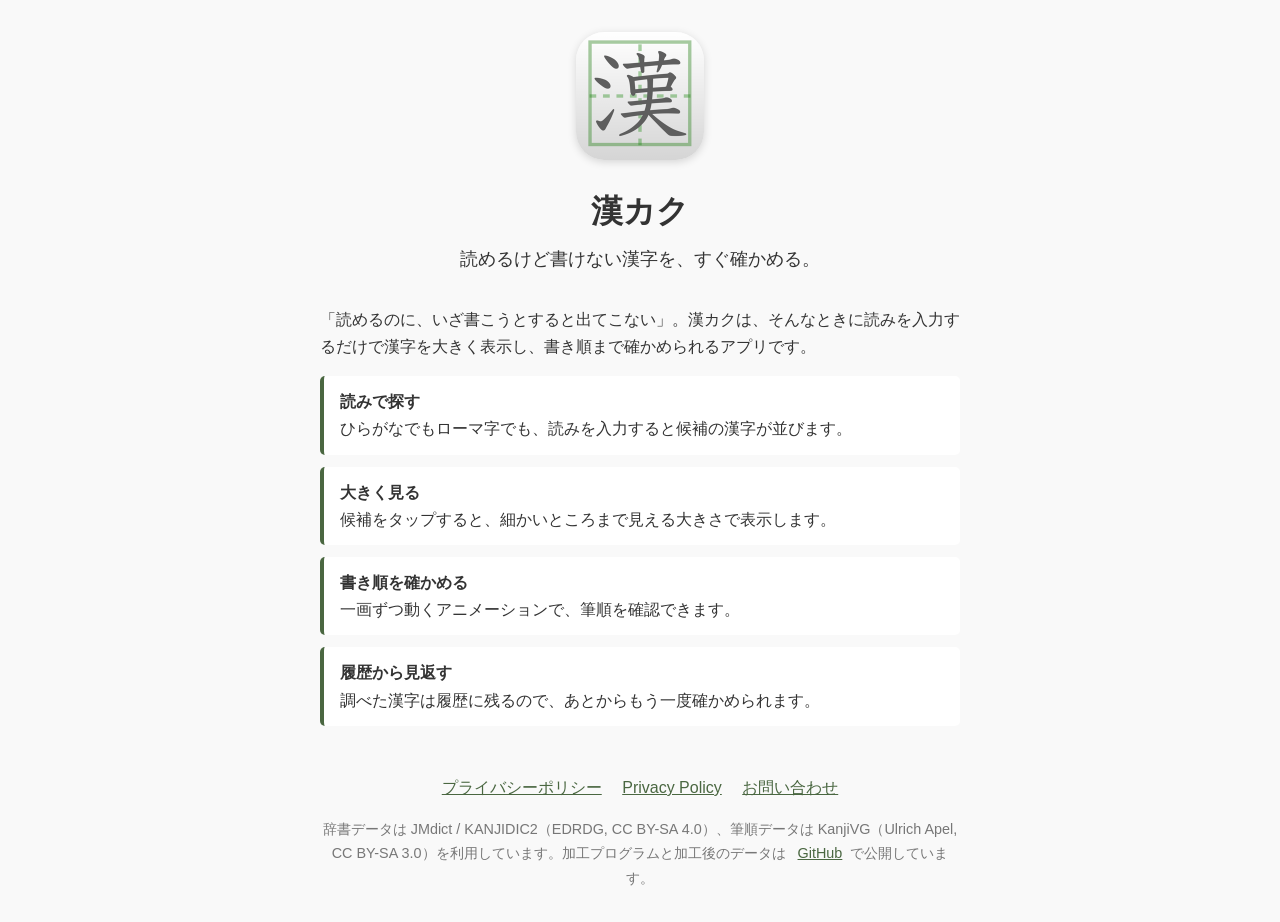
<file: index.html>
<!DOCTYPE html>
<html lang="ja">
<head>
  <meta charset="UTF-8" />
  <title>漢カク | 読めるけど書けない漢字を、すぐ確かめる</title>
  <meta name="description" content="読みを入力すると漢字の候補が大きく表示され、書き順までその場で確かめられる漢字アプリ「漢カク」。" />
  <meta name="viewport" content="width=device-width, initial-scale=1" />
  <link rel="icon" href="icon.png" />
  <link rel="stylesheet" href="styles.css" />
  <style>
    .hero { text-align: center; }
    .hero img { width: 128px; height: 128px; border-radius: 22%; box-shadow: 0 2px 8px rgba(0, 0, 0, 0.15); }
    .hero h1 { margin: 1rem 0 0.25rem; }
    .lead { font-size: 1.15rem; margin: 0 0 2rem; }
    .features { padding: 0; list-style: none; }
    .features li { background: #fff; border-left: 4px solid #4a6741; border-radius: 5px; padding: 0.75rem 1rem; margin: 0.75rem 0; }
    .features strong { display: block; }
    footer { margin-top: 3rem; text-align: center; }
    footer a { color: #4a6741; margin: 0 0.5rem; white-space: nowrap; }
  </style>
</head>
<body>
<main>
  <header class="hero">
    <img src="icon.png" alt="漢カクのアイコン" width="128" height="128" />
    <h1>漢カク</h1>
    <p class="lead">読めるけど書けない漢字を、すぐ確かめる。</p>
  </header>

  <section>
    <p>「読めるのに、いざ書こうとすると出てこない」。漢カクは、そんなときに読みを入力するだけで漢字を大きく表示し、書き順まで確かめられるアプリです。</p>
    <ul class="features">
      <li><strong>読みで探す</strong>ひらがなでもローマ字でも、読みを入力すると候補の漢字が並びます。</li>
      <li><strong>大きく見る</strong>候補をタップすると、細かいところまで見える大きさで表示します。</li>
      <li><strong>書き順を確かめる</strong>一画ずつ動くアニメーションで、筆順を確認できます。</li>
      <li><strong>履歴から見返す</strong>調べた漢字は履歴に残るので、あとからもう一度確かめられます。</li>
    </ul>
  </section>

  <footer>
    <p>
      <a href="privacy-policy.html">プライバシーポリシー</a>
      <a href="privacy-policy-en.html">Privacy Policy</a>
      <a href="https://forms.gle/o27r9vMLmQhXm8HU9" target="_blank" rel="noopener noreferrer">お問い合わせ</a>
    </p>
    <p class="meta">
      辞書データは JMdict / KANJIDIC2（EDRDG, CC BY-SA 4.0）、筆順データは KanjiVG（Ulrich Apel, CC BY-SA 3.0）を利用しています。加工プログラムと加工後のデータは
      <a href="https://github.com/juzow13/kankaku-oss">GitHub</a>で公開しています。
    </p>
  </footer>
</main>
</body>
</html>
</file>
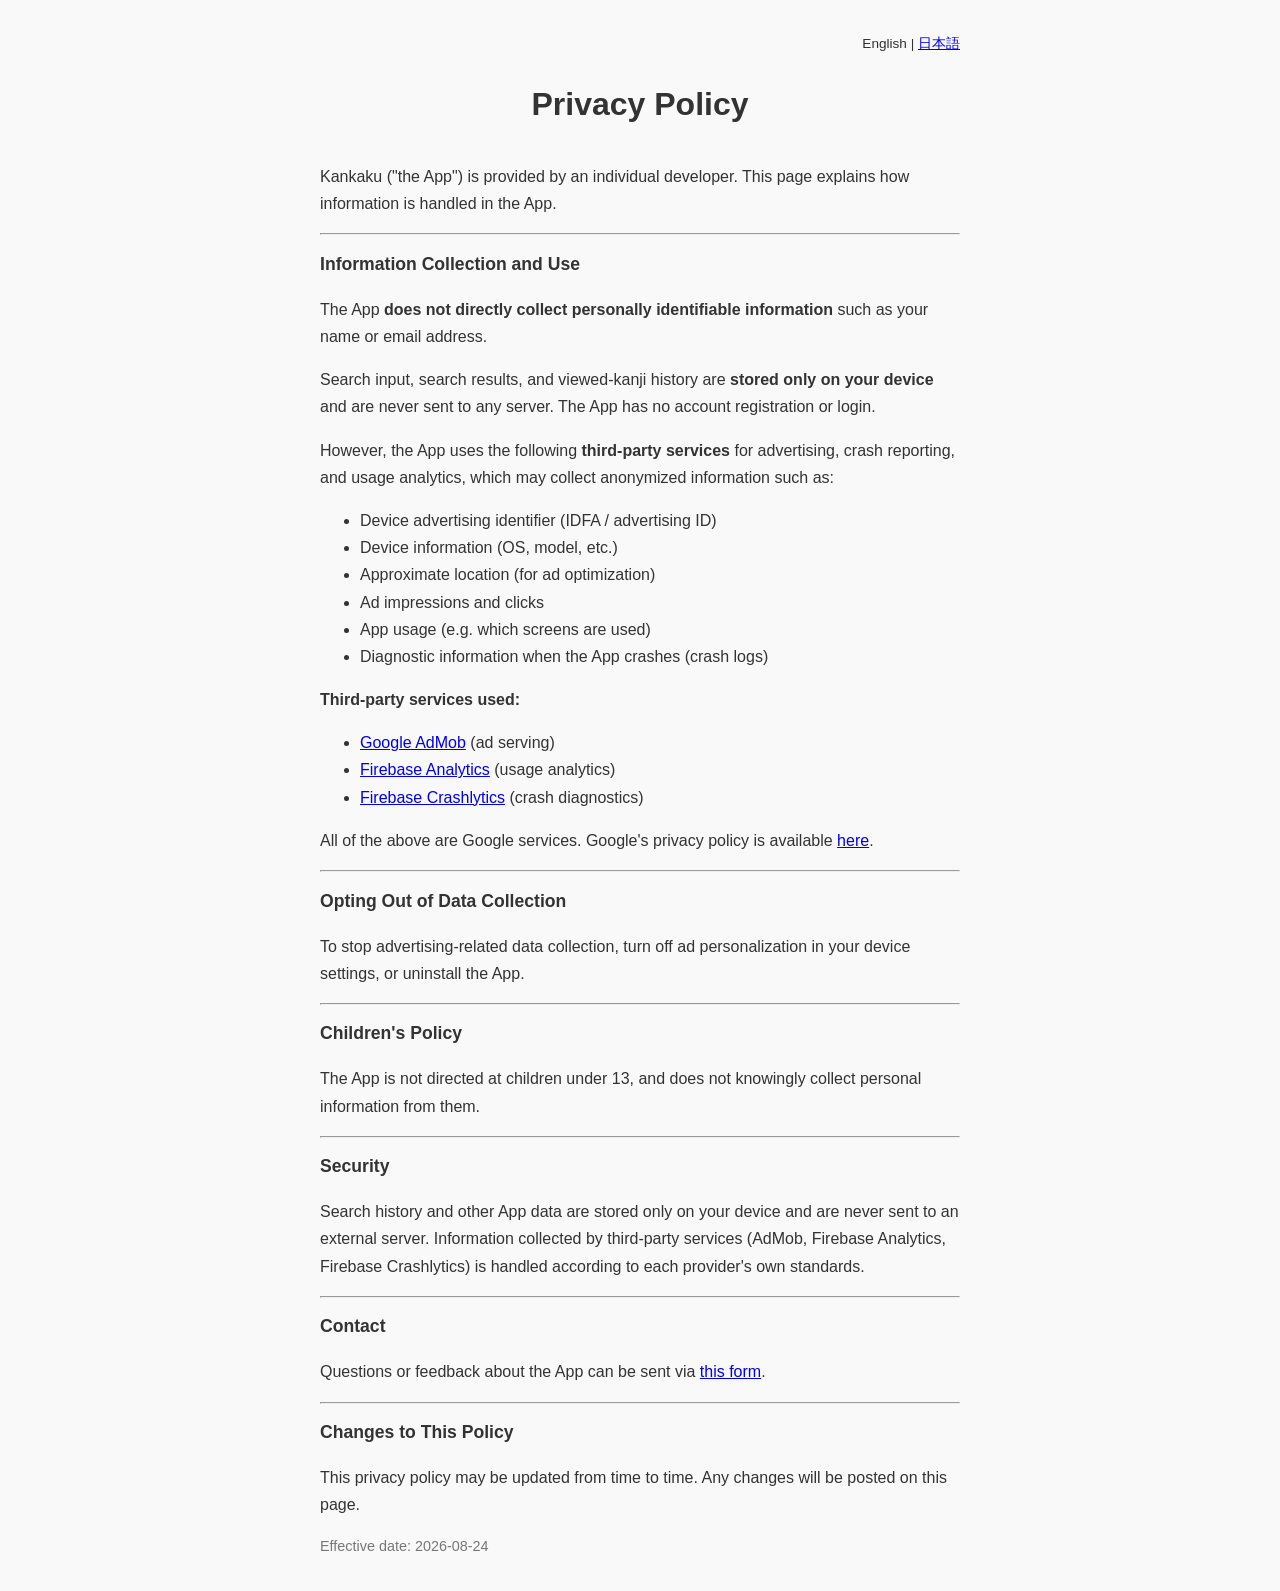
<file: privacy-policy-en.html>
<!DOCTYPE html>
<html lang="en">
<head>
  <meta charset="UTF-8" />
  <title>Privacy Policy | Kankaku</title>
  <meta name="viewport" content="width=device-width, initial-scale=1" />
  <link rel="stylesheet" href="styles.css" />
</head>
<body>
<main>
  <p class="lang-switch">English | <a href="privacy-policy.html">日本語</a></p>
  <h1>Privacy Policy</h1>

  <section>
    <p>Kankaku ("the App") is provided by an individual developer. This page explains how information is handled in the App.</p>
  </section>

  <hr>

  <section>
    <h2>Information Collection and Use</h2>
    <p>The App <strong>does not directly collect personally identifiable information</strong> such as your name or email address.</p>
    <p>Search input, search results, and viewed-kanji history are <strong>stored only on your device</strong> and are never sent to any server. The App has no account registration or login.</p>
    <p>However, the App uses the following <strong>third-party services</strong> for advertising, crash reporting, and usage analytics, which may collect anonymized information such as:</p>
    <ul>
      <li>Device advertising identifier (IDFA / advertising ID)</li>
      <li>Device information (OS, model, etc.)</li>
      <li>Approximate location (for ad optimization)</li>
      <li>Ad impressions and clicks</li>
      <li>App usage (e.g. which screens are used)</li>
      <li>Diagnostic information when the App crashes (crash logs)</li>
    </ul>
    <p><strong>Third-party services used:</strong></p>
    <ul>
      <li><a href="https://support.google.com/admob/answer/6128543" target="_blank" rel="noopener noreferrer">Google AdMob</a> (ad serving)</li>
      <li><a href="https://firebase.google.com/support/privacy" target="_blank" rel="noopener noreferrer">Firebase Analytics</a> (usage analytics)</li>
      <li><a href="https://firebase.google.com/support/privacy" target="_blank" rel="noopener noreferrer">Firebase Crashlytics</a> (crash diagnostics)</li>
    </ul>
    <p>All of the above are Google services. Google's privacy policy is available <a href="https://policies.google.com/privacy" target="_blank" rel="noopener noreferrer">here</a>.</p>
  </section>

  <hr>

  <section>
    <h2>Opting Out of Data Collection</h2>
    <p>To stop advertising-related data collection, turn off ad personalization in your device settings, or uninstall the App.</p>
  </section>

  <hr>

  <section>
    <h2>Children's Policy</h2>
    <p>The App is not directed at children under 13, and does not knowingly collect personal information from them.</p>
  </section>

  <hr>

  <section>
    <h2>Security</h2>
    <p>Search history and other App data are stored only on your device and are never sent to an external server. Information collected by third-party services (AdMob, Firebase Analytics, Firebase Crashlytics) is handled according to each provider's own standards.</p>
  </section>

  <hr>

  <section>
    <h2>Contact</h2>
    <p>Questions or feedback about the App can be sent via <a href="https://forms.gle/o27r9vMLmQhXm8HU9" target="_blank" rel="noopener noreferrer">this form</a>.</p>
  </section>

  <hr>

  <section>
    <h2>Changes to This Policy</h2>
    <p>This privacy policy may be updated from time to time. Any changes will be posted on this page.</p>
  </section>

  <p class="meta">Effective date: 2026-08-24</p>
</main>
</body>
</html>
</file>
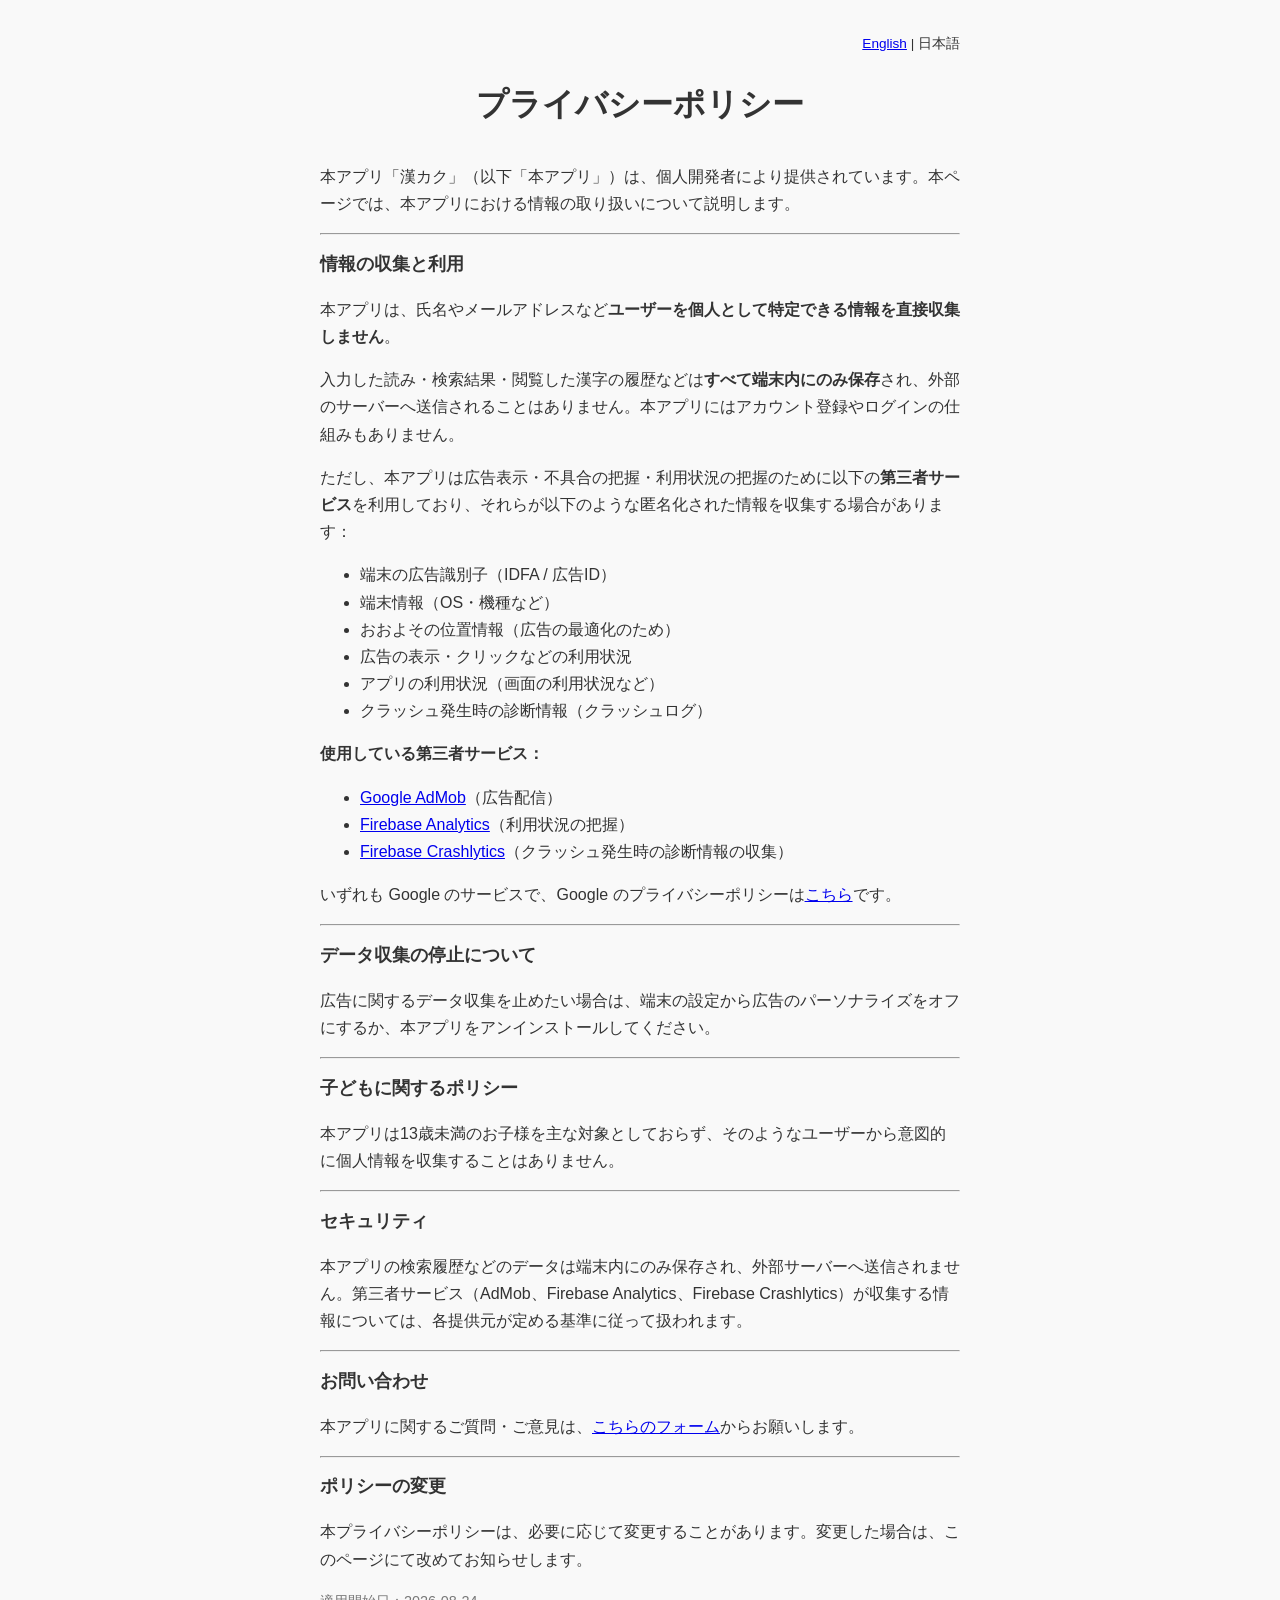
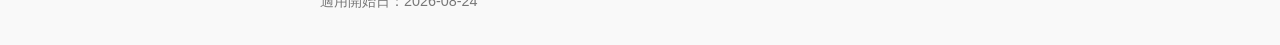
<file: privacy-policy.html>
<!DOCTYPE html>
<html lang="ja">
<head>
  <meta charset="UTF-8" />
  <title>プライバシーポリシー | 漢カク</title>
  <meta name="viewport" content="width=device-width, initial-scale=1" />
  <link rel="stylesheet" href="styles.css" />
</head>
<body>
<main>
  <p class="lang-switch"><a href="privacy-policy-en.html">English</a> | 日本語</p>
  <h1>プライバシーポリシー</h1>

  <section>
    <p>本アプリ「漢カク」（以下「本アプリ」）は、個人開発者により提供されています。本ページでは、本アプリにおける情報の取り扱いについて説明します。</p>
  </section>

  <hr>

  <section>
    <h2>情報の収集と利用</h2>
    <p>本アプリは、氏名やメールアドレスなど<strong>ユーザーを個人として特定できる情報を直接収集しません</strong>。</p>
    <p>入力した読み・検索結果・閲覧した漢字の履歴などは<strong>すべて端末内にのみ保存</strong>され、外部のサーバーへ送信されることはありません。本アプリにはアカウント登録やログインの仕組みもありません。</p>
    <p>ただし、本アプリは広告表示・不具合の把握・利用状況の把握のために以下の<strong>第三者サービス</strong>を利用しており、それらが以下のような匿名化された情報を収集する場合があります：</p>
    <ul>
      <li>端末の広告識別子（IDFA / 広告ID）</li>
      <li>端末情報（OS・機種など）</li>
      <li>おおよその位置情報（広告の最適化のため）</li>
      <li>広告の表示・クリックなどの利用状況</li>
      <li>アプリの利用状況（画面の利用状況など）</li>
      <li>クラッシュ発生時の診断情報（クラッシュログ）</li>
    </ul>
    <p><strong>使用している第三者サービス：</strong></p>
    <ul>
      <li><a href="https://support.google.com/admob/answer/6128543" target="_blank" rel="noopener noreferrer">Google AdMob</a>（広告配信）</li>
      <li><a href="https://firebase.google.com/support/privacy" target="_blank" rel="noopener noreferrer">Firebase Analytics</a>（利用状況の把握）</li>
      <li><a href="https://firebase.google.com/support/privacy" target="_blank" rel="noopener noreferrer">Firebase Crashlytics</a>（クラッシュ発生時の診断情報の収集）</li>
    </ul>
    <p>いずれも Google のサービスで、Google のプライバシーポリシーは<a href="https://policies.google.com/privacy" target="_blank" rel="noopener noreferrer">こちら</a>です。</p>
  </section>

  <hr>

  <section>
    <h2>データ収集の停止について</h2>
    <p>広告に関するデータ収集を止めたい場合は、端末の設定から広告のパーソナライズをオフにするか、本アプリをアンインストールしてください。</p>
  </section>

  <hr>

  <section>
    <h2>子どもに関するポリシー</h2>
    <p>本アプリは13歳未満のお子様を主な対象としておらず、そのようなユーザーから意図的に個人情報を収集することはありません。</p>
  </section>

  <hr>

  <section>
    <h2>セキュリティ</h2>
    <p>本アプリの検索履歴などのデータは端末内にのみ保存され、外部サーバーへ送信されません。第三者サービス（AdMob、Firebase Analytics、Firebase Crashlytics）が収集する情報については、各提供元が定める基準に従って扱われます。</p>
  </section>

  <hr>

  <section>
    <h2>お問い合わせ</h2>
    <p>本アプリに関するご質問・ご意見は、<a href="https://forms.gle/o27r9vMLmQhXm8HU9" target="_blank" rel="noopener noreferrer">こちらのフォーム</a>からお願いします。</p>
  </section>

  <hr>

  <section>
    <h2>ポリシーの変更</h2>
    <p>本プライバシーポリシーは、必要に応じて変更することがあります。変更した場合は、このページにて改めてお知らせします。</p>
  </section>

  <p class="meta">適用開始日：2026-08-24</p>
</main>
</body>
</html>
</file>
<file: styles.css>
body {
  font-family: -apple-system, "Hiragino Sans", "Yu Gothic", Arial, sans-serif;
  margin: 2rem;
  background-color: #f9f9f9;
  color: #333;
  line-height: 1.7;
}

main {
  max-width: 640px;
  margin: 0 auto;
}

h1 {
  text-align: center;
  margin-bottom: 2rem;
}

h2 {
  font-size: 1.1rem;
}

nav ul {
  list-style: none;
  padding: 0;
}

nav ul li {
  margin: 1rem 0;
  text-align: center;
}

nav a {
  display: inline-block;
  padding: 0.75rem 1.5rem;
  background-color: #4a6741;
  color: white;
  border-radius: 5px;
  text-decoration: none;
  transition: background-color 0.3s ease;
}

nav a:hover,
nav a:focus {
  background-color: #33492c;
  outline: none;
}

.meta {
  color: #777;
  font-size: 0.9rem;
}

.lang-switch {
  text-align: right;
  font-size: 0.85rem;
  margin-bottom: 1rem;
}

@media (max-width: 480px) {
  body {
    margin: 1rem;
  }
  nav a {
    width: 100%;
    box-sizing: border-box;
  }
}
</file>
